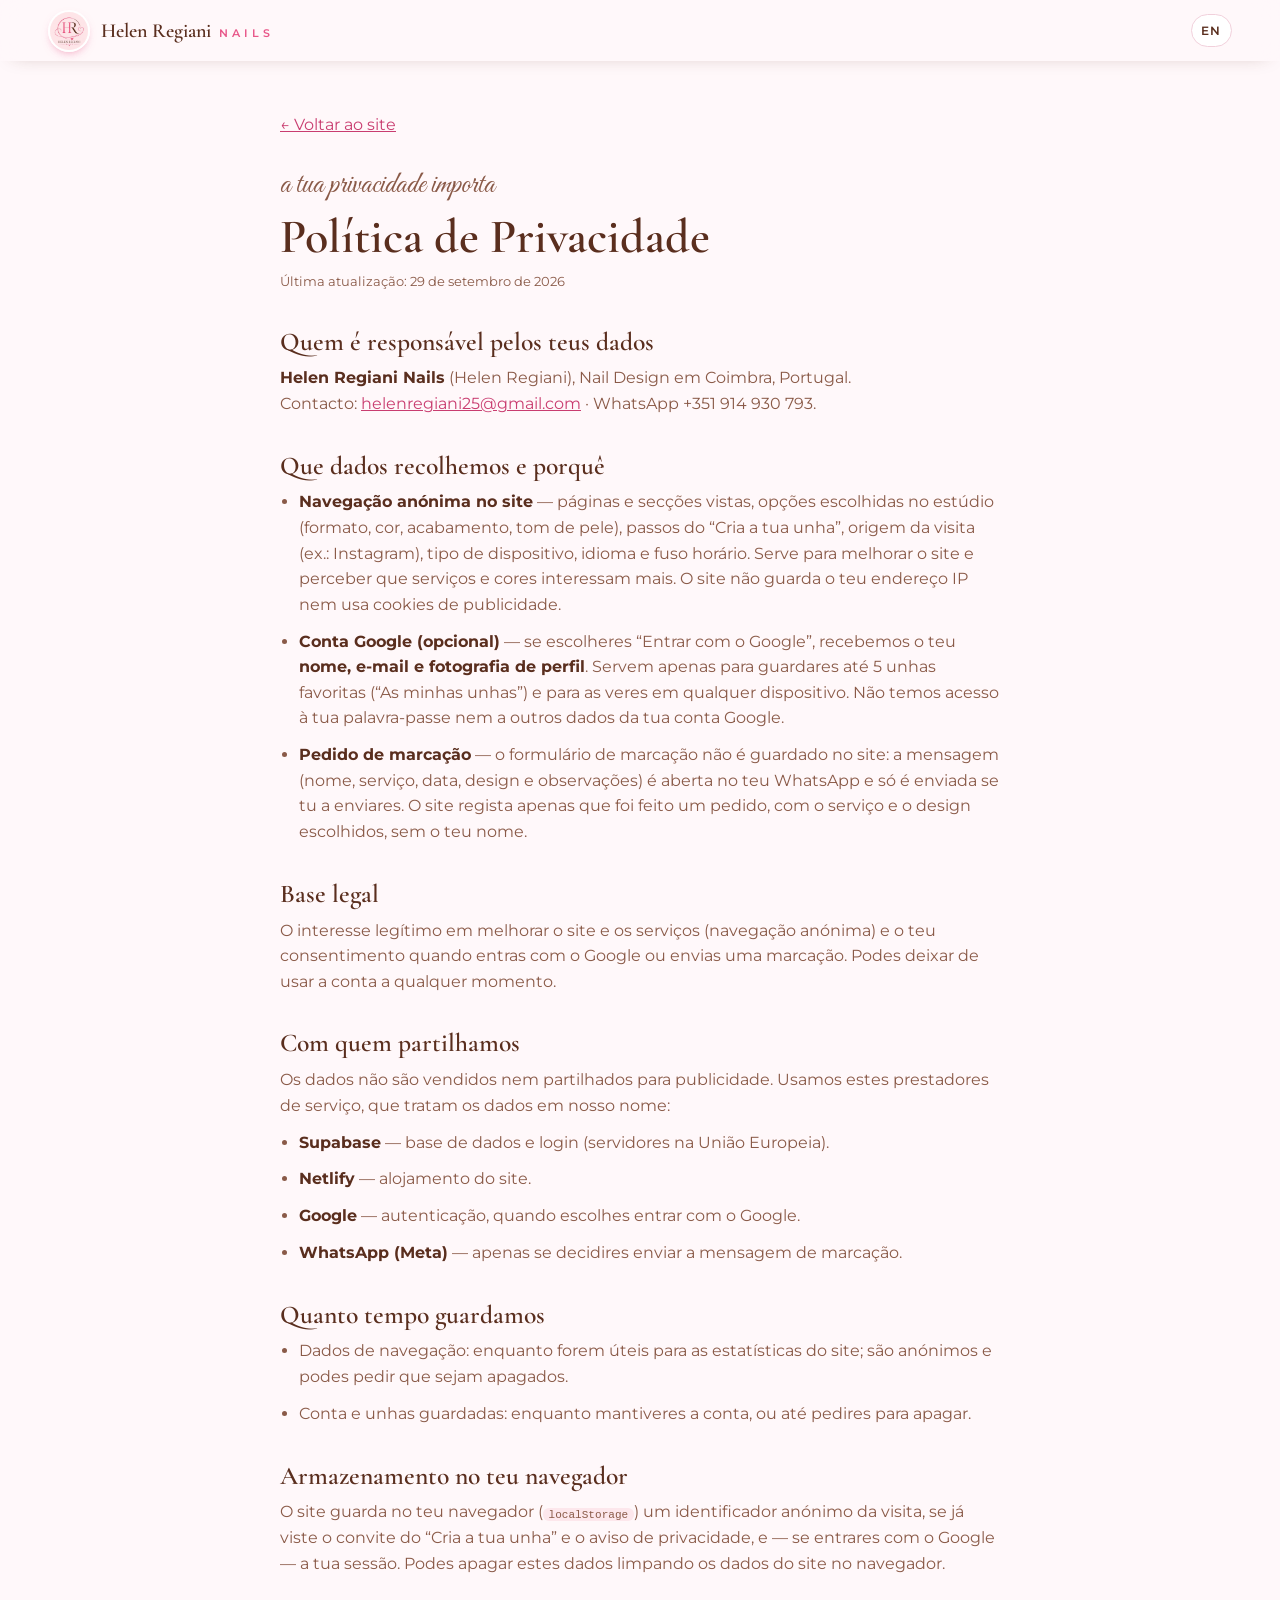
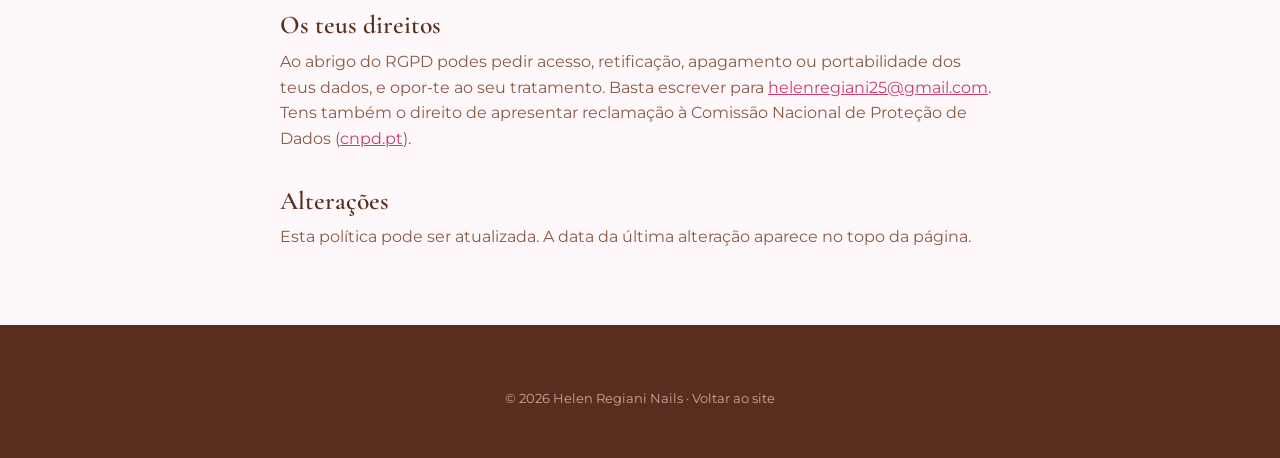
<file: privacidade.html>
<!DOCTYPE html>
<html lang="pt-PT">
<head>
  <meta charset="UTF-8" />
  <meta name="viewport" content="width=device-width, initial-scale=1.0" />
  <title>Política de Privacidade · Helen Regiani Nails</title>
  <meta name="description" content="Como a Helen Regiani Nails trata os teus dados pessoais no site." />
  <link rel="canonical" href="https://helenregianinails.pt/privacidade.html" />
  <link rel="alternate" hreflang="pt-PT" href="https://helenregianinails.pt/privacidade.html" />
  <link rel="alternate" hreflang="en" href="https://helenregianinails.pt/en/privacy.html" />
  <meta property="og:type" content="website" />
  <meta property="og:locale" content="pt_PT" />
  <meta property="og:site_name" content="Helen Regiani Nails" />
  <meta property="og:title" content="Política de Privacidade · Helen Regiani Nails" />
  <meta property="og:url" content="https://helenregianinails.pt/privacidade.html" />
  <meta property="og:image" content="https://helenregianinails.pt/assets/og-image.jpg" />
  <meta name="theme-color" content="#E8588A" />
  <link rel="icon" type="image/png" sizes="32x32" href="assets/icons/favicon-32.png" />
  <link rel="apple-touch-icon" href="assets/icons/apple-touch-icon.png" />
  <link rel="preconnect" href="https://fonts.googleapis.com" />
  <link rel="preconnect" href="https://fonts.gstatic.com" crossorigin />
  <link href="https://fonts.googleapis.com/css2?family=Cormorant+Garamond:wght@500;600&family=Montserrat:wght@400;500;600&family=Great+Vibes&display=swap" rel="stylesheet" />
  <link rel="stylesheet" href="css/styles.css" />
  <style>
    .legal { max-width: 760px; margin: 0 auto; padding: 7rem 1.25rem 4rem; }
    .legal h1 { font-size: clamp(2.2rem, 5vw, 3rem); margin-bottom: .5rem; }
    .legal h2 { font-size: 1.6rem; margin: 2.2rem 0 .6rem; }
    .legal p, .legal li { color: var(--brown-soft); margin-bottom: .7rem; }
    .legal ul { padding-left: 1.2rem; }
    .legal strong { color: var(--brown); }
    .legal a { color: var(--pink-dark); text-decoration: underline; }
    .legal code { font-size: .85em; background: var(--blush); padding: .05rem .35rem; border-radius: 6px; }
    .legal__back { display: inline-block; margin-bottom: 2rem; }
  </style>
</head>
<body>
  <header class="nav scrolled">
    <a href="index.html" class="nav__brand">
      <img src="assets/logo-256.jpg" alt="" />
      <span>Helen Regiani <em>Nails</em></span>
    </a>
    <a href="/en/privacy.html" class="lang" hreflang="en" lang="en" aria-label="English version">EN</a>
  </header>

  <main class="legal">
    <a href="index.html" class="legal__back">← Voltar ao site</a>
    <p class="script">a tua privacidade importa</p>
    <h1>Política de Privacidade</h1>
    <p class="muted small">Última atualização: 29 de setembro de 2026</p>

    <h2>Quem é responsável pelos teus dados</h2>
    <p><strong>Helen Regiani Nails</strong> (Helen Regiani), Nail Design em Coimbra, Portugal.<br />
      Contacto: <a href="mailto:helenregiani25@gmail.com">helenregiani25@gmail.com</a> · WhatsApp +351 914 930 793.</p>

    <h2>Que dados recolhemos e porquê</h2>
    <ul>
      <li><strong>Navegação anónima no site</strong> — páginas e secções vistas, opções escolhidas no estúdio
        (formato, cor, acabamento, tom de pele), passos do “Cria a tua unha”, origem da visita (ex.: Instagram),
        tipo de dispositivo, idioma e fuso horário. Serve para melhorar o site e perceber que serviços e cores
        interessam mais. O site não guarda o teu endereço IP nem usa cookies de publicidade.</li>
      <li><strong>Conta Google (opcional)</strong> — se escolheres “Entrar com o Google”, recebemos o teu
        <strong>nome, e-mail e fotografia de perfil</strong>. Servem apenas para guardares até 5 unhas favoritas
        (“As minhas unhas”) e para as veres em qualquer dispositivo. Não temos acesso à tua palavra-passe
        nem a outros dados da tua conta Google.</li>
      <li><strong>Pedido de marcação</strong> — o formulário de marcação não é guardado no site: a mensagem
        (nome, serviço, data, design e observações) é aberta no teu WhatsApp e só é enviada se tu a enviares.
        O site regista apenas que foi feito um pedido, com o serviço e o design escolhidos, sem o teu nome.</li>
    </ul>

    <h2>Base legal</h2>
    <p>O interesse legítimo em melhorar o site e os serviços (navegação anónima) e o teu consentimento
      quando entras com o Google ou envias uma marcação. Podes deixar de usar a conta a qualquer momento.</p>

    <h2>Com quem partilhamos</h2>
    <p>Os dados não são vendidos nem partilhados para publicidade. Usamos estes prestadores de serviço,
      que tratam os dados em nosso nome:</p>
    <ul>
      <li><strong>Supabase</strong> — base de dados e login (servidores na União Europeia).</li>
      <li><strong>Netlify</strong> — alojamento do site.</li>
      <li><strong>Google</strong> — autenticação, quando escolhes entrar com o Google.</li>
      <li><strong>WhatsApp (Meta)</strong> — apenas se decidires enviar a mensagem de marcação.</li>
    </ul>

    <h2>Quanto tempo guardamos</h2>
    <ul>
      <li>Dados de navegação: enquanto forem úteis para as estatísticas do site; são anónimos e podes pedir
        que sejam apagados.</li>
      <li>Conta e unhas guardadas: enquanto mantiveres a conta, ou até pedires para apagar.</li>
    </ul>

    <h2>Armazenamento no teu navegador</h2>
    <p>O site guarda no teu navegador (<code>localStorage</code>) um identificador anónimo da visita, se já viste o
      convite do “Cria a tua unha” e o aviso de privacidade, e — se entrares com o Google — a tua sessão.
      Podes apagar estes dados limpando os dados do site no navegador.</p>

    <h2>Os teus direitos</h2>
    <p>Ao abrigo do RGPD podes pedir acesso, retificação, apagamento ou portabilidade dos teus dados, e opor-te
      ao seu tratamento. Basta escrever para <a href="mailto:helenregiani25@gmail.com">helenregiani25@gmail.com</a>.
      Tens também o direito de apresentar reclamação à Comissão Nacional de Proteção de Dados
      (<a href="https://www.cnpd.pt" target="_blank" rel="noopener">cnpd.pt</a>).</p>

    <h2>Alterações</h2>
    <p>Esta política pode ser atualizada. A data da última alteração aparece no topo da página.</p>
  </main>

  <footer class="footer">
    <p class="muted small">© <span id="year">2026</span> Helen Regiani Nails · <a href="index.html">Voltar ao site</a></p>
  </footer>
  <script>document.getElementById("year").textContent = new Date().getFullYear();</script>
</body>
</html>
</file>
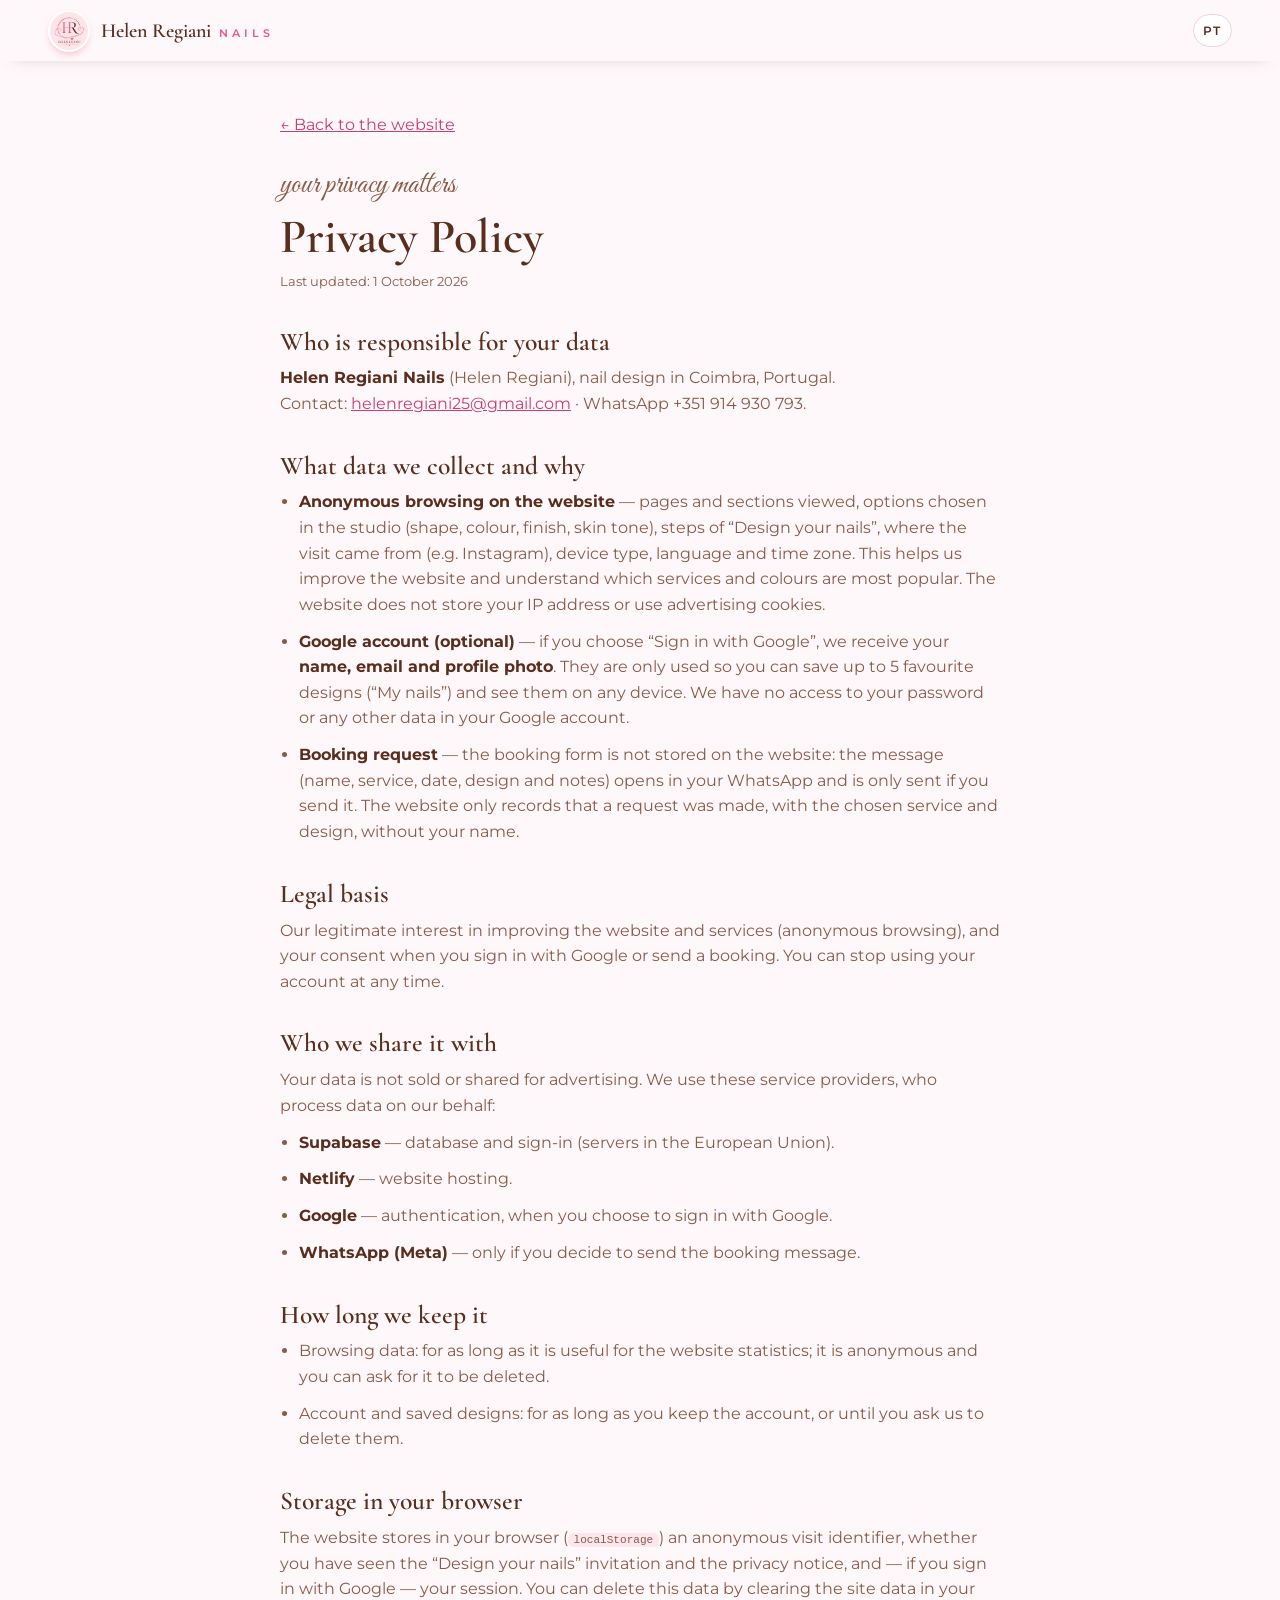
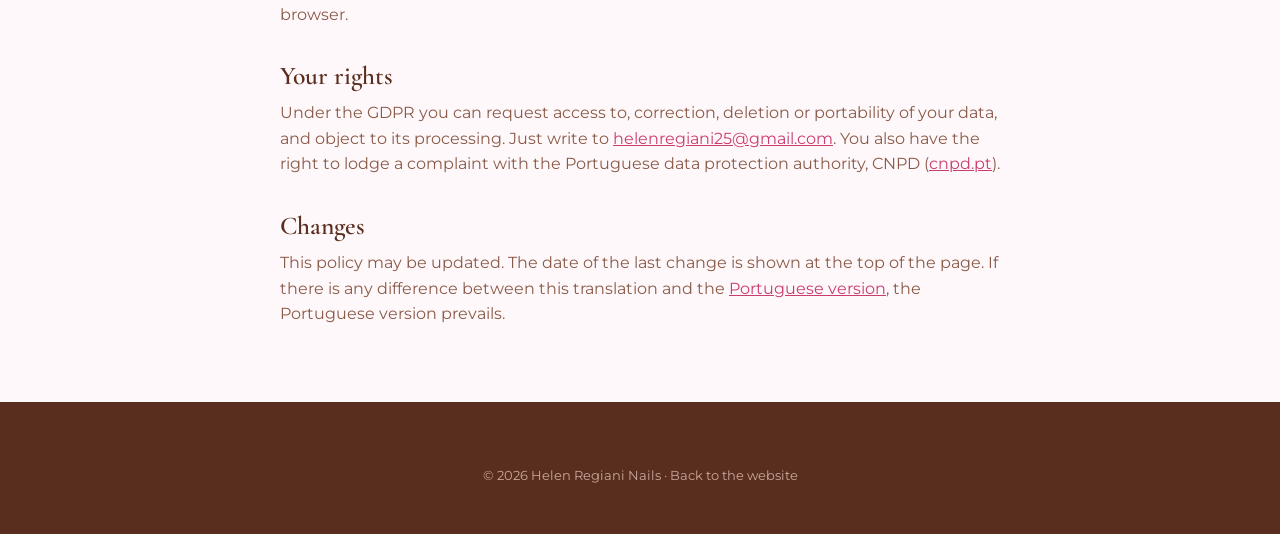
<file: en/privacy.html>
<!DOCTYPE html>
<html lang="en">
<head>
  <meta charset="UTF-8" />
  <meta name="viewport" content="width=device-width, initial-scale=1.0" />
  <title>Privacy Policy · Helen Regiani Nails</title>
  <meta name="description" content="How Helen Regiani Nails handles your personal data on the website." />
  <link rel="canonical" href="https://helenregianinails.pt/en/privacy.html" />
  <link rel="alternate" hreflang="pt-PT" href="https://helenregianinails.pt/privacidade.html" />
  <link rel="alternate" hreflang="en" href="https://helenregianinails.pt/en/privacy.html" />
  <meta property="og:type" content="website" />
  <meta property="og:locale" content="en_GB" />
  <meta property="og:site_name" content="Helen Regiani Nails" />
  <meta property="og:title" content="Privacy Policy · Helen Regiani Nails" />
  <meta property="og:url" content="https://helenregianinails.pt/en/privacy.html" />
  <meta property="og:image" content="https://helenregianinails.pt/assets/og-image.jpg" />
  <meta name="theme-color" content="#E8588A" />
  <link rel="icon" type="image/png" sizes="32x32" href="/assets/icons/favicon-32.png" />
  <link rel="apple-touch-icon" href="/assets/icons/apple-touch-icon.png" />
  <link rel="preconnect" href="https://fonts.googleapis.com" />
  <link rel="preconnect" href="https://fonts.gstatic.com" crossorigin />
  <link href="https://fonts.googleapis.com/css2?family=Cormorant+Garamond:wght@500;600&family=Montserrat:wght@400;500;600&family=Great+Vibes&display=swap" rel="stylesheet" />
  <link rel="stylesheet" href="/css/styles.css" />
  <style>
    .legal { max-width: 760px; margin: 0 auto; padding: 7rem 1.25rem 4rem; }
    .legal h1 { font-size: clamp(2.2rem, 5vw, 3rem); margin-bottom: .5rem; }
    .legal h2 { font-size: 1.6rem; margin: 2.2rem 0 .6rem; }
    .legal p, .legal li { color: var(--brown-soft); margin-bottom: .7rem; }
    .legal ul { padding-left: 1.2rem; }
    .legal strong { color: var(--brown); }
    .legal a { color: var(--pink-dark); text-decoration: underline; }
    .legal code { font-size: .85em; background: var(--blush); padding: .05rem .35rem; border-radius: 6px; }
    .legal__back { display: inline-block; margin-bottom: 2rem; }
  </style>
</head>
<body>
  <header class="nav scrolled">
    <a href="/en/" class="nav__brand">
      <img src="/assets/logo-256.jpg" alt="" />
      <span>Helen Regiani <em>Nails</em></span>
    </a>
    <a href="/privacidade.html" class="lang" hreflang="pt-PT" lang="pt-PT" aria-label="Versão em português">PT</a>
  </header>

  <main class="legal">
    <a href="/en/" class="legal__back">← Back to the website</a>
    <p class="script">your privacy matters</p>
    <h1>Privacy Policy</h1>
    <p class="muted small">Last updated: 1 October 2026</p>

    <h2>Who is responsible for your data</h2>
    <p><strong>Helen Regiani Nails</strong> (Helen Regiani), nail design in Coimbra, Portugal.<br />
      Contact: <a href="mailto:helenregiani25@gmail.com">helenregiani25@gmail.com</a> · WhatsApp +351 914 930 793.</p>

    <h2>What data we collect and why</h2>
    <ul>
      <li><strong>Anonymous browsing on the website</strong> — pages and sections viewed, options chosen in the studio
        (shape, colour, finish, skin tone), steps of “Design your nails”, where the visit came from (e.g. Instagram),
        device type, language and time zone. This helps us improve the website and understand which services and colours
        are most popular. The website does not store your IP address or use advertising cookies.</li>
      <li><strong>Google account (optional)</strong> — if you choose “Sign in with Google”, we receive your
        <strong>name, email and profile photo</strong>. They are only used so you can save up to 5 favourite designs
        (“My nails”) and see them on any device. We have no access to your password
        or any other data in your Google account.</li>
      <li><strong>Booking request</strong> — the booking form is not stored on the website: the message
        (name, service, date, design and notes) opens in your WhatsApp and is only sent if you send it.
        The website only records that a request was made, with the chosen service and design, without your name.</li>
    </ul>

    <h2>Legal basis</h2>
    <p>Our legitimate interest in improving the website and services (anonymous browsing), and your consent
      when you sign in with Google or send a booking. You can stop using your account at any time.</p>

    <h2>Who we share it with</h2>
    <p>Your data is not sold or shared for advertising. We use these service providers,
      who process data on our behalf:</p>
    <ul>
      <li><strong>Supabase</strong> — database and sign-in (servers in the European Union).</li>
      <li><strong>Netlify</strong> — website hosting.</li>
      <li><strong>Google</strong> — authentication, when you choose to sign in with Google.</li>
      <li><strong>WhatsApp (Meta)</strong> — only if you decide to send the booking message.</li>
    </ul>

    <h2>How long we keep it</h2>
    <ul>
      <li>Browsing data: for as long as it is useful for the website statistics; it is anonymous and you can ask
        for it to be deleted.</li>
      <li>Account and saved designs: for as long as you keep the account, or until you ask us to delete them.</li>
    </ul>

    <h2>Storage in your browser</h2>
    <p>The website stores in your browser (<code>localStorage</code>) an anonymous visit identifier, whether you have seen the
      “Design your nails” invitation and the privacy notice, and — if you sign in with Google — your session.
      You can delete this data by clearing the site data in your browser.</p>

    <h2>Your rights</h2>
    <p>Under the GDPR you can request access to, correction, deletion or portability of your data, and object
      to its processing. Just write to <a href="mailto:helenregiani25@gmail.com">helenregiani25@gmail.com</a>.
      You also have the right to lodge a complaint with the Portuguese data protection authority, CNPD
      (<a href="https://www.cnpd.pt" target="_blank" rel="noopener">cnpd.pt</a>).</p>

    <h2>Changes</h2>
    <p>This policy may be updated. The date of the last change is shown at the top of the page.
      If there is any difference between this translation and the
      <a href="/privacidade.html" hreflang="pt-PT" lang="pt-PT">Portuguese version</a>, the Portuguese version prevails.</p>
  </main>

  <footer class="footer">
    <p class="muted small">© <span id="year">2026</span> Helen Regiani Nails · <a href="/en/">Back to the website</a></p>
  </footer>
  <script>document.getElementById("year").textContent = new Date().getFullYear();</script>
</body>
</html>
</file>
<file: css/styles.css>
:root {
  --pink: #E8588A;
  --pink-dark: #C93D70;
  --pink-soft: #F7A8C4;
  --blush: #FDE7EC;
  --blush-2: #FBD9E2;
  --cream: #FFF8FA;
  --brown: #5A2E1E;
  --brown-soft: #8A5A48;
  --text: #4A2A20;
  --muted: #806057;
  --radius: 22px;
  --shadow: 0 18px 40px -18px rgba(90, 46, 30, .35);
  --serif: "Cormorant Garamond", Georgia, serif;
  --sans: "Montserrat", system-ui, sans-serif;
  --script: "Great Vibes", cursive;
}

* { box-sizing: border-box; margin: 0; padding: 0; }
html { scroll-behavior: smooth; scroll-padding-top: 80px; }
body {
  font-family: var(--sans);
  color: var(--text);
  background: var(--cream);
  line-height: 1.6;
  overflow-x: hidden;
}
img { max-width: 100%; display: block; }
a { color: inherit; text-decoration: none; }
button { font: inherit; cursor: pointer; }
[hidden] { display: none !important; }

h1, h2, h3 { font-family: var(--serif); color: var(--brown); line-height: 1.1; font-weight: 600; }
h1 { font-size: clamp(2.6rem, 6vw, 4.6rem); }
h2 { font-size: clamp(2.2rem, 4.5vw, 3.2rem); }
h3 { font-size: 1.5rem; }
h4, .h4 { font-family: var(--sans); line-height: 1.6; font-size: .75rem; letter-spacing: .18em; text-transform: uppercase; color: var(--brown-soft); font-weight: 600; margin-bottom: .7rem; }
.script { font-family: var(--script); color: var(--pink); font-size: 1.9rem; line-height: 1; margin-bottom: .4rem; }
.accent { color: var(--pink); font-style: italic; }
.muted { color: var(--muted); }
.small { font-size: .8rem; }
.lead { font-size: 1.08rem; color: var(--brown-soft); max-width: 34rem; margin: 1.2rem 0 2rem; }

/* ---------- buttons ---------- */
.btn {
  display: inline-flex; align-items: center; justify-content: center; gap: .5rem;
  padding: .95rem 1.7rem; border-radius: 999px; border: 0;
  background: linear-gradient(135deg, var(--pink), var(--pink-dark));
  color: #fff; font-weight: 500; letter-spacing: .03em;
  box-shadow: 0 10px 24px -10px rgba(232, 88, 138, .8);
  transition: transform .25s, box-shadow .25s;
  position: relative; overflow: hidden;
}
.btn::after {
  content: ""; position: absolute; inset: 0;
  background: linear-gradient(120deg, transparent 30%, rgba(255,255,255,.45) 50%, transparent 70%);
  transform: translateX(-120%); transition: transform .7s;
}
.btn:hover { transform: translateY(-2px); box-shadow: 0 16px 30px -12px rgba(232, 88, 138, .9); }
.btn:hover::after { transform: translateX(120%); }
.btn--ghost { background: transparent; color: var(--pink-dark); border: 1.5px solid var(--pink); box-shadow: none; }
.btn--ghost:hover { background: var(--blush); box-shadow: none; }
.btn--small { padding: .55rem 1.2rem; font-size: .85rem; }
.btn--block { width: 100%; }
.heart-ico { display: inline-block; animation: beat 1.4s infinite; }
.link { background: none; border: 0; color: var(--pink-dark); text-decoration: underline; font-size: .85rem; }

/* ---------- progress & hearts ---------- */
.progress { position: fixed; top: 0; left: 0; height: 3px; width: 0; background: linear-gradient(90deg, var(--pink), var(--brown)); z-index: 100; }
.hearts-layer { position: fixed; inset: 0; pointer-events: none; z-index: 90; overflow: hidden; }
.fly-heart {
  position: absolute; color: var(--pink); font-size: 18px; user-select: none;
  animation: fly 1.1s ease-out forwards;
}
@keyframes fly {
  0% { transform: translate(-50%, -50%) scale(.3); opacity: 1; }
  100% { transform: translate(calc(-50% + var(--x)), calc(-50% + var(--y))) scale(1.1) rotate(var(--r)); opacity: 0; }
}
.float-heart {
  position: absolute; bottom: -30px; color: var(--pink-soft); opacity: .6;
  animation: rise linear forwards;
}
@keyframes rise {
  to { transform: translateY(-110vh) translateX(var(--sway)) rotate(30deg); opacity: 0; }
}
@keyframes beat { 0%, 100% { transform: scale(1); } 15% { transform: scale(1.25); } 30% { transform: scale(1); } 45% { transform: scale(1.15); } }

/* ---------- nav ---------- */
.nav {
  position: fixed; top: 0; left: 0; right: 0; z-index: 50;
  display: flex; align-items: center; justify-content: space-between;
  padding: 1rem clamp(1rem, 4vw, 3rem);
  transition: background .3s, box-shadow .3s, padding .3s;
}
.nav.scrolled { background: rgba(255, 248, 250, .88); backdrop-filter: blur(12px); box-shadow: 0 6px 20px -14px rgba(90,46,30,.4); padding-block: .6rem; }
.nav__brand { display: flex; align-items: center; gap: .7rem; font-family: var(--serif); font-size: 1.25rem; font-weight: 600; color: var(--brown); }
.nav__brand img { width: 42px; height: 42px; border-radius: 50%; object-fit: cover; border: 2px solid #fff; box-shadow: 0 4px 10px -4px rgba(232,88,138,.6); }
.nav__brand em { color: var(--pink); font-style: normal; font-family: var(--sans); font-size: .7rem; letter-spacing: .35em; text-transform: uppercase; margin-left: .2rem; }
.nav__links { display: flex; align-items: center; gap: 1.6rem; font-size: .9rem; margin-left: auto; }
.nav__links a:not(.btn) { position: relative; color: var(--brown-soft); }
.nav__links a:not(.btn)::after { content: ""; position: absolute; left: 0; bottom: -4px; height: 1.5px; width: 100%; background: var(--pink); transform: scaleX(0); transform-origin: right; transition: transform .3s; }
.nav__links a:not(.btn):hover::after, .nav__links a.active::after { transform: scaleX(1); transform-origin: left; }
.nav__links a.active { color: var(--pink-dark); }
.nav__toggle { display: none; background: none; border: 0; width: 40px; height: 40px; position: relative; }
.nav__toggle span { position: absolute; left: 8px; right: 8px; height: 2px; background: var(--brown); border-radius: 2px; transition: .3s; }
.nav__toggle span:nth-child(1) { top: 13px; }
.nav__toggle span:nth-child(2) { top: 19px; }
.nav__toggle span:nth-child(3) { top: 25px; }
.nav__toggle[aria-expanded="true"] span:nth-child(1) { top: 19px; transform: rotate(45deg); }
.nav__toggle[aria-expanded="true"] span:nth-child(2) { opacity: 0; }
.nav__toggle[aria-expanded="true"] span:nth-child(3) { top: 19px; transform: rotate(-45deg); }

/* ---------- hero ---------- */
.hero {
  min-height: 100vh; position: relative; overflow: hidden;
  display: grid; grid-template-columns: 1.1fr 1fr; align-items: center; gap: 3rem;
  padding: 7rem clamp(1rem, 6vw, 6rem) 4rem;
  background: radial-gradient(ellipse at 80% 30%, var(--blush-2), transparent 60%), linear-gradient(180deg, var(--blush), var(--cream));
}
.hero__blob { position: absolute; border-radius: 50%; filter: blur(60px); opacity: .55; animation: blob 14s ease-in-out infinite alternate; will-change: transform; }
.hero__blob--1 { width: 380px; height: 380px; background: #FFC2D6; top: -80px; left: -100px; }
.hero__blob--2 { width: 300px; height: 300px; background: #F3D1C4; bottom: -60px; right: 10%; animation-delay: -6s; }
@keyframes blob { to { transform: translate(60px, 40px) scale(1.15); } }
.hero__text { position: relative; z-index: 2; }
.hero__cta { display: flex; gap: 1rem; flex-wrap: wrap; }

.hero__logo { position: relative; width: min(440px, 80vw); aspect-ratio: 1; justify-self: center; z-index: 2; }
.hero__ring { position: absolute; inset: -6%; width: 112%; height: 112%; }
.ring-draw { stroke-dasharray: 1170; stroke-dashoffset: 1170; animation: draw 2.4s .3s cubic-bezier(.6,.1,.3,1) forwards; transform-origin: center; }
.ring-spin { transform-origin: 200px 200px; animation: spin 40s linear infinite; }
@keyframes draw { to { stroke-dashoffset: 0; } }
@keyframes spin { to { transform: rotate(360deg); } }
.hero__logo-card {
  position: absolute; inset: 6%; border-radius: 50%; overflow: hidden;
  box-shadow: 0 30px 60px -25px rgba(201, 61, 112, .55), inset 0 0 0 6px rgba(255,255,255,.7);
  transform-style: preserve-3d; transition: transform .15s ease-out;
  animation: floaty 6s ease-in-out infinite;
}
.hero__logo-card img { width: 100%; height: 100%; object-fit: cover; transform: scale(1.02); }
.shine { position: absolute; inset: 0; background: radial-gradient(circle at var(--mx, 30%) var(--my, 20%), rgba(255,255,255,.5), transparent 45%); mix-blend-mode: soft-light; pointer-events: none; }
@keyframes floaty { 50% { translate: 0 -12px; } }
.orbit-heart {
  position: absolute; top: 50%; left: 50%; color: var(--pink); font-size: 1.3rem;
  animation: orbit 12s linear infinite; animation-delay: var(--d);
}
@keyframes orbit {
  from { transform: rotate(0) translateX(calc(min(440px, 80vw) * .58)) rotate(0); }
  to { transform: rotate(360deg) translateX(calc(min(440px, 80vw) * .58)) rotate(-360deg); }
}
.scroll-hint { position: absolute; bottom: 1.6rem; left: 50%; translate: -50% 0; width: 26px; height: 42px; border: 2px solid var(--pink-soft); border-radius: 20px; }
.scroll-hint span { position: absolute; top: 8px; left: 50%; width: 4px; height: 8px; margin-left: -2px; border-radius: 2px; background: var(--pink); animation: wheel 1.8s infinite; }
@keyframes wheel { 0% { opacity: 1; transform: translateY(0); } 100% { opacity: 0; transform: translateY(14px); } }

/* ---------- marquee ---------- */
.marquee { background: var(--brown); color: #FBD9E2; overflow: hidden; padding: .9rem 0; font-family: var(--serif); font-size: 1.3rem; font-style: italic; }
.marquee__track { display: flex; width: max-content; animation: marquee 18s linear infinite; white-space: nowrap; }
@keyframes marquee { to { transform: translateX(-50%); } }

/* ---------- sections ---------- */
.section { padding: 6rem clamp(1rem, 6vw, 6rem); position: relative; }
.section--tint { background: linear-gradient(180deg, var(--blush), var(--cream)); }
.section__head { text-align: center; max-width: 640px; margin: 0 auto 3.5rem; }
.section__head .muted { margin-top: .8rem; }

.reveal { opacity: 0; transform: translateY(30px); transition: opacity .8s ease, transform .8s ease; }
.reveal.in { opacity: 1; transform: none; }

/* ---------- services ---------- */
.services { display: grid; grid-template-columns: repeat(auto-fill, minmax(250px, 1fr)); gap: 1.6rem; max-width: 1150px; margin: 0 auto; }
.service { perspective: 1000px; height: 290px; cursor: pointer; }
.service__inner { position: relative; width: 100%; height: 100%; transition: transform .7s cubic-bezier(.4,.2,.2,1); transform-style: preserve-3d; }
.service:hover .service__inner, .service.flipped .service__inner { transform: rotateY(180deg); }
.service__face {
  position: absolute; inset: 0; backface-visibility: hidden; border-radius: var(--radius);
  padding: 2rem 1.6rem; display: flex; flex-direction: column; align-items: center; justify-content: center; text-align: center;
  background: #fff; box-shadow: var(--shadow); border: 1px solid #F8DCE4;
}
.service__face--back { transform: rotateY(180deg); background: linear-gradient(150deg, var(--pink), var(--pink-dark)); color: #fff; border: 0; }
.service__face--back h3 { color: #fff; font-size: 1.35rem; }
.service__face--back p { font-size: .9rem; margin: .7rem 0 1.1rem; opacity: .95; }
.service__icon { width: 74px; height: 74px; border-radius: 50%; background: var(--blush); display: grid; place-items: center; font-size: 2rem; margin-bottom: 1.1rem; transition: transform .4s; }
.service:hover .service__icon { transform: scale(1.1) rotate(-8deg); }
.service__price { margin-top: .8rem; font-size: .8rem; color: var(--muted); }
.service__price strong { display: block; font-family: var(--serif); font-size: 1.8rem; color: var(--pink-dark); }
.service__face--back .btn { background: #fff; color: var(--pink-dark); padding: .6rem 1.2rem; font-size: .85rem; }

/* ---------- studio ---------- */
.studio { display: grid; grid-template-columns: 1.2fr 1fr; gap: 2.5rem; max-width: 1150px; margin: 0 auto; align-items: start; }
.studio__stage {
  position: sticky; top: 90px;
  background: radial-gradient(circle at 50% 40%, #fff, var(--blush-2));
  border-radius: 32px; padding: 2rem 1rem 4rem; box-shadow: var(--shadow); overflow: hidden;
}
.studio__stage::before { content: "♥"; position: absolute; font-size: 16rem; color: #fff; opacity: .5; top: 50%; left: 50%; translate: -50% -55%; line-height: 1; }
#handSvg { position: relative; width: 100%; height: auto; }
.finger { transition: transform .5s cubic-bezier(.3,1.5,.5,1); transform-box: fill-box; }
.finger:hover { transform: translateY(-8px); }
.nail-fill { transition: fill .4s; }
.studio__badge {
  position: absolute; bottom: 1.2rem; left: 50%; translate: -50% 0; white-space: nowrap;
  background: #fff; padding: .5rem 1.2rem; border-radius: 999px; font-size: .85rem; color: var(--brown);
  box-shadow: 0 8px 18px -10px rgba(90,46,30,.4);
}
.studio__panel { background: #fff; border-radius: 28px; padding: 2rem; box-shadow: var(--shadow); display: grid; gap: 1.6rem; }
.chips { display: flex; flex-wrap: wrap; gap: .5rem; }
.chip {
  border: 1.5px solid #F3CCD8; background: #fff; color: var(--brown-soft);
  padding: .45rem 1rem; border-radius: 999px; font-size: .85rem; transition: .2s;
}
.chip:hover { border-color: var(--pink); color: var(--pink-dark); }
.chip.active { background: var(--pink-dark); border-color: var(--pink-dark); color: #fff; }
.swatches { display: flex; flex-wrap: wrap; gap: .55rem; }
.swatch {
  width: 34px; height: 34px; border-radius: 50%; border: 3px solid #fff; background: var(--c);
  box-shadow: 0 0 0 1px #EBD3DA; transition: transform .2s, box-shadow .2s;
}
.swatch:hover { transform: scale(1.15); }
.swatch.active { box-shadow: 0 0 0 2px var(--pink); transform: scale(1.12); }
.custom-color { display: inline-flex; align-items: center; gap: .6rem; margin-top: .8rem; font-size: .85rem; color: var(--muted); cursor: pointer; }
.custom-color input { width: 34px; height: 34px; border: 0; background: none; padding: 0; cursor: pointer; }
.switch { display: flex; align-items: center; gap: .8rem; font-size: .92rem; cursor: pointer; }
.switch input { position: absolute; opacity: 0; }
.switch__track { width: 46px; height: 26px; border-radius: 99px; background: #EED9DF; position: relative; transition: .3s; flex-shrink: 0; }
.switch__track::after { content: ""; position: absolute; top: 3px; left: 3px; width: 20px; height: 20px; border-radius: 50%; background: #fff; box-shadow: 0 2px 5px rgba(0,0,0,.2); transition: .3s; }
.switch input:checked + .switch__track { background: var(--pink); }
.switch input:checked + .switch__track::after { left: 23px; }
.switch input:focus-visible + .switch__track { outline: 2px solid var(--brown); outline-offset: 2px; }
.studio__actions { display: flex; gap: .8rem; flex-wrap: wrap; }
.studio__actions .btn { flex: 1; }

/* ---------- quiz ---------- */
.quiz { max-width: 720px; margin: 0 auto; background: #fff; border-radius: 28px; box-shadow: var(--shadow); padding: 2.5rem; overflow: hidden; }
.quiz__progress { height: 6px; background: var(--blush); border-radius: 99px; overflow: hidden; margin-bottom: 2rem; }
.quiz__progress span { display: block; height: 100%; width: 0; background: linear-gradient(90deg, var(--pink-soft), var(--pink)); transition: width .5s; }
.quiz__body { animation: slideIn .5s ease; }
.quiz__q { font-family: var(--serif); font-size: 1.8rem; color: var(--brown); margin-bottom: 1.5rem; text-align: center; }
.quiz__opts { display: grid; grid-template-columns: repeat(auto-fit, minmax(190px, 1fr)); gap: .8rem; }
.quiz__opt {
  border: 1.5px solid #F3CCD8; background: var(--cream); border-radius: 18px; padding: 1.1rem; text-align: left;
  display: flex; gap: .8rem; align-items: center; transition: .25s; color: var(--text);
}
.quiz__opt span { font-size: 1.7rem; }
.quiz__opt:hover { border-color: var(--pink); background: var(--blush); transform: translateY(-3px); }
.quiz__result { text-align: center; }
.quiz__result svg { width: 260px; margin: 0 auto 1rem; }
.quiz__result h3 { font-size: 2rem; margin-bottom: .4rem; }
.quiz__result p { color: var(--brown-soft); margin-bottom: 1.5rem; }
.quiz__result .btn + .btn { margin-left: .6rem; }
@keyframes slideIn { from { opacity: 0; transform: translateX(30px); } to { opacity: 1; transform: none; } }

/* ---------- gallery ---------- */
.filters { display: flex; justify-content: center; flex-wrap: wrap; gap: .5rem; margin-bottom: 2.5rem; }
.gallery { display: grid; grid-template-columns: repeat(auto-fill, minmax(220px, 1fr)); gap: 1.4rem; max-width: 1150px; margin: 0 auto; }
.g-item {
  background: #fff; border-radius: var(--radius); padding: 1.2rem 1rem 1rem; box-shadow: var(--shadow);
  border: 0; text-align: center; transition: transform .35s, box-shadow .35s, opacity .35s; color: var(--text);
  animation: pop .5s ease both;
}
.g-item:hover { transform: translateY(-8px) rotate(-1deg); box-shadow: 0 26px 40px -20px rgba(201,61,112,.55); }
.g-item svg { width: 100%; height: auto; background: radial-gradient(circle at 50% 45%, #fff, var(--blush)); border-radius: 16px; }
.g-item h3 { font-size: 1.25rem; margin-top: .8rem; }
.g-item p { font-size: .78rem; color: var(--muted); }
@keyframes pop { from { opacity: 0; transform: scale(.9); } to { opacity: 1; transform: none; } }

/* ---------- why ---------- */
.why { display: grid; grid-template-columns: repeat(auto-fit, minmax(240px, 1fr)); gap: 2rem; max-width: 1100px; margin: 0 auto; text-align: center; }
.why__icon { width: 70px; height: 70px; margin: 0 auto 1rem; border-radius: 50%; display: grid; place-items: center; font-size: 1.8rem; color: var(--pink); background: var(--blush); border: 1.5px dashed var(--pink-soft); transition: transform .6s; }
.why__item:hover .why__icon { transform: rotate(360deg); }
.why__item p { color: var(--brown-soft); margin-top: .5rem; }

/* ---------- faq ---------- */
.faq { max-width: 760px; margin: 0 auto; display: grid; gap: .9rem; }
.faq__item { background: #fff; border-radius: 18px; box-shadow: 0 8px 20px -16px rgba(90,46,30,.5); overflow: hidden; }
.faq__q { width: 100%; text-align: left; background: none; border: 0; padding: 1.2rem 1.5rem; display: flex; justify-content: space-between; align-items: center; gap: 1rem; font-weight: 500; color: var(--brown); font-size: 1rem; }
.faq__q::after { content: "♥"; color: var(--pink-soft); transition: transform .35s, color .35s; }
.faq__item.open .faq__q::after { transform: rotate(180deg) scale(1.3); color: var(--pink); }
.faq__a { display: grid; grid-template-rows: 0fr; transition: grid-template-rows .4s ease; }
.faq__a > div { overflow: hidden; }
.faq__a p { padding: 0 1.5rem 1.3rem; color: var(--brown-soft); }
.faq__item.open .faq__a { grid-template-rows: 1fr; }

/* ---------- booking ---------- */
.booking { background: linear-gradient(135deg, var(--blush-2), var(--cream)); }
.booking__card { max-width: 1050px; margin: 0 auto; display: grid; grid-template-columns: 1fr 1.1fr; gap: 3rem; background: #fff; border-radius: 32px; padding: clamp(1.5rem, 4vw, 3.5rem); box-shadow: var(--shadow); }
.booking__intro p:not(.script) { color: var(--brown-soft); margin-top: 1rem; }
.booking__summary { margin-top: 1.5rem; padding: 1rem; border-radius: 18px; background: var(--blush); text-align: center; animation: pop .4s ease; }
.booking__summary svg { width: 100%; max-width: 240px; margin: 0 auto; }
.form { display: grid; gap: 1.1rem; }
.form label { display: grid; gap: .4rem; font-size: .85rem; font-weight: 500; color: var(--brown); }
.form input, .form select, .form textarea {
  font: inherit; font-weight: 400; padding: .85rem 1rem; border-radius: 14px; border: 1.5px solid #F0D3DB; background: var(--cream); color: var(--text); transition: border-color .2s, box-shadow .2s; width: 100%;
}
.form input:focus, .form select:focus, .form textarea:focus { outline: none; border-color: var(--pink); box-shadow: 0 0 0 4px rgba(232,88,138,.15); }
.form .invalid { border-color: #D6455D; }
.form__row { display: grid; grid-template-columns: 1fr 1fr; gap: 1rem; }
.form__error { color: #C0344F; font-size: .85rem; min-height: 1.2em; }

/* ---------- footer ---------- */
.footer { text-align: center; padding: 4rem 1rem 3rem; background: var(--brown); color: #F6DCE3; }
.footer__logo { width: 110px; height: 110px; border-radius: 50%; margin: 0 auto 1rem; object-fit: cover; border: 3px solid var(--pink-soft); }
.footer .script { color: var(--pink-soft); }
.footer__links { display: flex; justify-content: center; gap: 2rem; margin: 1rem 0 1.5rem; }
.footer__links a { border-bottom: 1px solid transparent; transition: .2s; }
.footer__links a:hover { color: #fff; border-color: var(--pink-soft); }
.footer .muted { color: #C9A79D; }

/* ---------- floating ---------- */
.wa-float {
  position: fixed; right: 1.2rem; bottom: 3.2rem; z-index: 60; width: 58px; height: 58px; border-radius: 50%;
  background: #25D366; color: #fff; display: grid; place-items: center; box-shadow: 0 10px 24px -8px rgba(37,211,102,.7);
  animation: pulse 2.4s infinite;
}
@keyframes pulse { 0% { box-shadow: 0 0 0 0 rgba(37,211,102,.5); } 70% { box-shadow: 0 0 0 16px rgba(37,211,102,0); } 100% { box-shadow: 0 0 0 0 rgba(37,211,102,0); } }
.to-top {
  position: fixed; right: 1.55rem; bottom: 7.4rem; z-index: 60; width: 44px; height: 44px; border-radius: 50%;
  background: #fff; color: var(--pink-dark); display: grid; place-items: center; box-shadow: var(--shadow); font-size: 1.1rem;
  opacity: 0; pointer-events: none; transform: translateY(10px); transition: .3s;
}
.to-top.show { opacity: 1; pointer-events: auto; transform: none; }
.toast {
  position: fixed; left: 50%; bottom: 1.5rem; translate: -50% 150%; z-index: 120;
  background: var(--brown); color: #fff; padding: .8rem 1.4rem; border-radius: 999px; font-size: .9rem;
  transition: translate .4s cubic-bezier(.3,1.4,.5,1), opacity .3s; max-width: calc(100% - 2rem); text-align: center; opacity: 0; pointer-events: none;
}
.toast.show { translate: -50% 0; opacity: 1; }

/* ---------- responsive ---------- */
@media (max-width: 960px) {
  .hero { grid-template-columns: 1fr; text-align: center; padding-top: 6.5rem; gap: 2rem; }
  .hero__logo { order: -1; width: min(320px, 70vw); }
  @keyframes orbit {
    from { transform: rotate(0) translateX(calc(min(320px, 70vw) * .58)) rotate(0); }
    to { transform: rotate(360deg) translateX(calc(min(320px, 70vw) * .58)) rotate(-360deg); }
  }
  .lead { margin-inline: auto; }
  .hero__cta { justify-content: center; }
  .scroll-hint { display: none; }
  .studio, .booking__card { grid-template-columns: 1fr; }
  .studio__stage { position: relative; top: 0; }
}
@media (max-width: 820px) {
  .nav__toggle { display: block; }
  .nav__links {
    position: fixed; inset: 0 0 0 auto; width: min(300px, 80vw); flex-direction: column; align-items: flex-start; justify-content: center;
    padding: 2rem; gap: 1.4rem; background: var(--cream); box-shadow: -20px 0 40px -20px rgba(90,46,30,.4);
    transform: translateX(110%); visibility: hidden; transition: transform .4s ease, visibility .4s; font-size: 1.1rem;
  }
  .nav__links.open { transform: none; visibility: visible; }
  .nav__toggle { z-index: 2; }
}
@media (max-width: 520px) {
  .section { padding-block: 4.5rem; }
  .form__row { grid-template-columns: 1fr; }
  .quiz { padding: 1.6rem; }
  .quiz__result .btn { width: 100%; }
  .quiz__result .btn + .btn { margin: .6rem 0 0; }
  .studio__panel { padding: 1.4rem; }
  .nav__brand span { display: none; }
}
@media (prefers-reduced-motion: reduce) {
  *, *::before, *::after { animation-duration: .01ms !important; animation-iteration-count: 1 !important; transition-duration: .01ms !important; }
  html { scroll-behavior: auto; }
  .ring-draw { stroke-dashoffset: 0; }
}

/* animação das unhas ao trocar o design */
@keyframes nailPop {
  0% { transform: translateY(24px) scale(.92); opacity: 0; }
  60% { transform: translateY(-6px) scale(1.02); opacity: 1; }
  100% { transform: none; }
}
.finger { transform-origin: 50% 100%; }

/* contatos */
.booking__contacts { list-style: none; margin-top: 1.4rem; display: grid; gap: .6rem; }
.booking__contacts li { display: flex; align-items: baseline; gap: .8rem; flex-wrap: wrap; }
.booking__contacts span { font-size: .7rem; letter-spacing: .15em; text-transform: uppercase; color: var(--muted); min-width: 5.5rem; }
.booking__contacts a { color: var(--pink-dark); font-weight: 500; word-break: break-all; }
.booking__contacts a:hover { text-decoration: underline; }
.footer__contact { margin-bottom: 1rem; font-size: .9rem; }
.footer__contact a:hover { color: #fff; text-decoration: underline; }

/* ---------- hero pill ---------- */
.pill { display: inline-block; background: rgba(255,255,255,.75); border: 1px solid #F6CDD9; color: var(--brown-soft); font-size: .8rem; padding: .35rem .9rem; border-radius: 999px; margin-bottom: 1rem; letter-spacing: .04em; }

/* ---------- sobre ---------- */
.about { display: grid; grid-template-columns: .9fr 1.1fr; gap: clamp(2rem, 5vw, 5rem); max-width: 1150px; margin: 0 auto; align-items: center; }
.about__visual { position: relative; }
.about__photo {
  aspect-ratio: 4 / 5; border-radius: 200px 200px 28px 28px; overflow: hidden; box-shadow: var(--shadow);
  border: 8px solid #fff; outline: 1.5px dashed var(--pink-soft); outline-offset: 10px;
}
.about__photo img { width: 100%; height: 100%; object-fit: cover; transition: transform 1.2s ease; }
.about__visual:hover .about__photo img { transform: scale(1.06); }
.about__quote {
  position: relative; margin: -3.5rem 1.2rem 0; background: #fff; border-radius: 20px; padding: 1.4rem 1.6rem 1.2rem;
  box-shadow: var(--shadow); font-family: var(--serif); font-style: italic; font-size: 1.25rem; color: var(--brown); line-height: 1.35;
}
.about__quote::before { content: "“"; position: absolute; top: -1.6rem; left: 1rem; font-size: 4.5rem; color: var(--pink); font-style: normal; line-height: 1; }
.about__quote cite { display: block; margin-top: .6rem; font-family: var(--sans); font-style: normal; font-size: .8rem; color: var(--pink-dark); letter-spacing: .05em; }
.about__text > p:not(.script):not(.values__tip) { color: var(--brown-soft); margin: 1rem 0 1.8rem; }

.journey { background: var(--blush); border-radius: 22px; padding: .5rem; margin-bottom: 2rem; }
.journey__tabs { display: grid; grid-template-columns: repeat(3, 1fr); gap: .4rem; }
.journey__tab {
  border: 0; background: transparent; border-radius: 16px; padding: .7rem .5rem; color: var(--brown-soft); font-size: .85rem; font-weight: 500;
  display: flex; flex-direction: column; align-items: center; gap: .1rem; transition: .25s;
}
.journey__tab span { font-family: var(--serif); font-size: 1.3rem; color: var(--pink); line-height: 1; }
.journey__tab:hover { background: rgba(255,255,255,.6); }
.journey__tab.active { background: #fff; color: var(--brown); box-shadow: 0 8px 18px -12px rgba(90,46,30,.5); }
.journey__panel { padding: 1.2rem 1rem .8rem; min-height: 140px; }
.journey__content { display: flex; gap: 1rem; align-items: flex-start; animation: slideIn .45s ease; }
.journey__icon { flex-shrink: 0; width: 52px; height: 52px; border-radius: 50%; background: #fff; display: grid; place-items: center; font-size: 1.5rem; box-shadow: 0 6px 14px -8px rgba(232,88,138,.6); }
.journey__content h3 { font-size: 1.3rem; margin-bottom: .3rem; }
.journey__content p { color: var(--brown-soft); font-size: .93rem; }

.values__title { margin-bottom: .8rem; }
.values__title .muted { text-transform: none; letter-spacing: 0; font-weight: 400; }
.values { display: flex; flex-wrap: wrap; gap: .5rem; }
.value {
  border: 1.5px solid var(--pink-soft); background: #fff; color: var(--pink-dark); border-radius: 999px; padding: .45rem 1.1rem; font-size: .88rem; font-weight: 500; transition: .25s;
}
.value:hover, .value.active { background: var(--pink); border-color: var(--pink); color: #fff; transform: translateY(-2px); }
.values__tip { margin-top: 1rem; padding-left: 1rem; border-left: 3px solid var(--pink); color: var(--brown); font-style: italic; min-height: 3em; }
.values__tip.flash { animation: slideIn .4s ease; }

/* ---------- serviços extras ---------- */
.service { animation: pop .5s ease both; }
.service__face { padding-top: 2.4rem; }
.service__cat { position: absolute; top: 1rem; left: 50%; translate: -50% 0; font-size: .65rem; letter-spacing: .15em; text-transform: uppercase; color: var(--pink-dark); background: var(--blush); padding: .25rem .7rem; border-radius: 999px; white-space: nowrap; }
.service__more { margin-top: 1rem; font-size: .78rem; color: var(--pink); letter-spacing: .05em; }
#serviceFilters { margin-bottom: 2rem; }
.promise {
  max-width: 860px; margin: 3.5rem auto 0; display: flex; gap: 1.4rem; align-items: center;
  background: #fff; border-radius: 26px; padding: 1.8rem 2rem; box-shadow: var(--shadow); border: 1px solid #F8DCE4;
}
.promise__heart { font-size: 2.6rem; animation: beat 2s infinite; flex-shrink: 0; }
.promise h3 { margin-bottom: .3rem; }
.promise p { color: var(--brown-soft); font-size: .95rem; }

/* ---------- rotator ---------- */
.rotator { display: inline-block; color: var(--pink); font-style: italic; transition: opacity .35s, transform .35s; min-width: 5ch; }
.rotator.out { opacity: 0; transform: translateY(-12px); }

/* ---------- footer tagline ---------- */
.footer__tagline { font-family: var(--serif); font-size: 1.5rem; color: #FBE3EA; }
.footer__tagline em { color: var(--pink-soft); }

@media (max-width: 960px) {
  .about { grid-template-columns: 1fr; }
  .about__visual { max-width: 380px; margin: 0 auto; }
}
@media (max-width: 520px) {
  .promise { flex-direction: column; text-align: center; padding: 1.5rem; }
  .journey__content { flex-direction: column; align-items: center; text-align: center; }
  .footer__tagline { font-size: 1.25rem; }
}
.services { display: flex; flex-wrap: wrap; justify-content: center; }
.service { flex: 0 1 262px; }
@media (max-width: 520px) { .about__visual { max-width: 300px; } .about__quote { margin-inline: 0; font-size: 1.1rem; } }
.nowrap { white-space: nowrap; }
/* =========================================================
   Novidades: login, minhas unhas, verniz do stock, avisos
   ========================================================= */


/* login no topo */
.auth { display: flex; align-items: center; margin-left: 1.2rem; }
.auth__login {
  display: inline-flex; align-items: center; gap: .45rem; background: #fff; border: 1.5px solid #F1D0DB;
  border-radius: 999px; padding: .45rem .95rem; font-size: .85rem; color: var(--brown); transition: .2s;
}
.auth__login:hover { border-color: var(--pink); }
.auth__user { position: relative; }
.auth__avatar {
  width: 40px; height: 40px; border-radius: 50%; border: 2px solid #fff; padding: 0; overflow: hidden;
  background: var(--pink); color: #fff; font-weight: 600; display: grid; place-items: center;
  box-shadow: 0 4px 10px -4px rgba(232, 88, 138, .7);
}
.auth__avatar img { width: 100%; height: 100%; object-fit: cover; }
.auth__avatar img[hidden] { display: none; }
.auth__menu {
  position: absolute; right: 0; top: calc(100% + .6rem); min-width: 210px; background: #fff; border-radius: 16px;
  box-shadow: var(--shadow); padding: .6rem; display: grid; gap: .2rem; z-index: 5;
}
.auth__menu[hidden] { display: none; }
.auth__name { font-size: .8rem; color: var(--muted); padding: .4rem .7rem .5rem; border-bottom: 1px solid #F6E3E9; margin-bottom: .2rem; }
.auth__menu a, .auth__menu button { text-align: left; background: none; border: 0; padding: .55rem .7rem; border-radius: 10px; font-size: .9rem; color: var(--brown); }
.auth__menu a:hover, .auth__menu button:hover { background: var(--blush); }

/* esmalte ligado à cor */
.polish-info { margin-top: .9rem; font-size: .85rem; color: var(--brown-soft); background: var(--blush); border-radius: 12px; padding: .6rem .8rem; }
.polish-info strong { color: var(--brown); font-weight: 600; }
.polish-info .link { margin-left: .3rem; display: inline-flex; align-items: center; gap: .35rem; }
.polish-info .link::before { content: ""; width: 12px; height: 12px; border-radius: 50%; background: var(--c); box-shadow: 0 0 0 1px rgba(0,0,0,.1); }
.studio__actions { display: grid; grid-template-columns: 1fr 1fr; }
.studio__actions .btn { padding-inline: 1rem; }
.studio__actions #sendDesignBtn, .studio__actions:not(:has(#saveDesignBtn)) #randomBtn { grid-column: 1 / -1; }
.btn[disabled] { opacity: .6; pointer-events: none; }

/* minhas unhas */
.saved { display: grid; grid-template-columns: repeat(auto-fill, minmax(200px, 1fr)); gap: 1.2rem; max-width: 1150px; margin: 0 auto; }
.saved__card {
  position: relative; background: #fff; border-radius: var(--radius); padding: 1rem 1rem 1.1rem; box-shadow: var(--shadow);
  text-align: center; animation: pop .45s ease both;
}
.saved__card svg { width: 100%; height: auto; background: radial-gradient(circle at 50% 45%, #fff, var(--blush)); border-radius: 14px; }
.saved__card h3 { font-size: 1.2rem; margin-top: .6rem; overflow-wrap: anywhere; }
.saved__card p { font-size: .75rem; color: var(--muted); }
.saved__actions { display: flex; flex-wrap: wrap; justify-content: center; gap: .35rem; margin-top: .8rem; }
.saved__actions .chip { padding: .3rem .75rem; font-size: .78rem; }
.chip--solid { background: var(--pink); border-color: var(--pink); color: #fff; }
.chip--solid:hover { color: #fff; background: var(--pink-dark); }
.saved__del {
  position: absolute; top: .5rem; right: .5rem; width: 30px; height: 30px; border-radius: 50%; border: 0;
  background: rgba(255,255,255,.9); color: var(--muted); font-size: 1.2rem; line-height: 1; z-index: 1;
}
.saved__del:hover { background: var(--blush); color: var(--pink-dark); }
.saved__slot {
  min-height: 250px; border-radius: var(--radius); border: 2px dashed #EFC6D3; background: rgba(255,255,255,.5);
  display: grid; place-content: center; gap: .3rem; color: var(--muted); font-size: .85rem; text-align: center;
}
.saved__slot span { font-size: 2rem; color: var(--pink-soft); line-height: 1; }
button.saved__slot:hover { border-color: var(--pink); color: var(--pink-dark); background: #fff; }
.saved__slot--ghost { opacity: .7; }
.saved__cta { text-align: center; margin-top: 2rem; }

/* modal de login */
.modal { position: fixed; inset: 0; z-index: 110; display: grid; place-items: center; padding: 1rem; background: rgba(90, 46, 30, .45); backdrop-filter: blur(4px); animation: fadeIn .25s ease; }
.modal[hidden] { display: none; }
.modal__box { position: relative; width: min(420px, 100%); background: #fff; border-radius: 28px; padding: 2.2rem 2rem 1.6rem; text-align: center; box-shadow: var(--shadow); animation: pop .35s ease; }
.modal__box h3 { font-size: 1.8rem; margin-bottom: .6rem; }
.modal__box .muted { margin-bottom: 1.4rem; font-size: .92rem; }
.modal__box .small { margin-top: .9rem; }
.modal__close { position: absolute; top: .8rem; right: .9rem; width: 36px; height: 36px; border: 0; border-radius: 50%; background: var(--blush); color: var(--brown); font-size: 1.3rem; line-height: 1; }
@keyframes fadeIn { from { opacity: 0; } }

/* aviso de privacidade */
.consent {
  position: fixed; left: 1rem; bottom: 1rem; z-index: 70; max-width: 380px; background: #fff; border-radius: 18px;
  box-shadow: var(--shadow); padding: 1rem 1.1rem; display: flex; gap: .9rem; align-items: center; font-size: .82rem; color: var(--brown-soft);
  animation: pop .4s ease;
}
.consent[hidden] { display: none; }
.footer__admin { color: #E3C4BA; border-bottom: 1px dotted currentColor; }
.footer__admin:hover { opacity: 1; }

@media (max-width: 820px) {
  .auth { margin-left: auto; margin-right: .6rem; }
  .auth__login { padding: .4rem .8rem; }
}
@media (max-width: 520px) {
  .studio__actions .btn { font-size: .9rem; }
  .saved { grid-template-columns: 1fr 1fr; gap: .8rem; }
  .saved__slot { min-height: 180px; }
  .consent { left: .75rem; right: 5.2rem; max-width: none; }
}

/* menu: com os links novos, passa a hambúrguer mais cedo */
@media (max-width: 1180px) {
  .nav__toggle { display: block; z-index: 2; }
  .nav__links {
    position: fixed; inset: 0 0 0 auto; width: min(300px, 80vw); flex-direction: column; align-items: flex-start; justify-content: center;
    padding: 2rem; gap: 1.4rem; background: var(--cream); box-shadow: -20px 0 40px -20px rgba(90,46,30,.4);
    transform: translateX(110%); visibility: hidden; transition: transform .4s ease, visibility .4s; font-size: 1.1rem;
  }
  .nav__links.open { transform: none; visibility: visible; }
  .auth { margin-left: auto; margin-right: .6rem; }
}

/* =========================================================
   Onboarding — criar a unha passo a passo
   ========================================================= */
.onb { position: fixed; inset: 0; z-index: 115; display: grid; place-items: center; padding: 1rem; background: rgba(90, 46, 30, .45); backdrop-filter: blur(5px); animation: fadeIn .25s ease; }
.onb__box {
  position: relative; width: min(600px, 100%); max-height: calc(100vh - 2rem); overflow-y: auto;
  background: var(--cream); border-radius: 30px; box-shadow: var(--shadow); padding: 1.6rem 1.8rem 1.5rem; animation: pop .35s ease;
}
.onb__top { display: flex; align-items: center; gap: 1rem; margin-bottom: 1.1rem; padding-right: 2.6rem; }
.onb__bar { flex: 1; height: 6px; background: var(--blush-2); border-radius: 99px; overflow: hidden; }
.onb__bar span { display: block; height: 100%; width: 0; background: linear-gradient(90deg, var(--pink-soft), var(--pink)); transition: width .45s; }
.onb__count { font-size: .75rem; letter-spacing: .12em; text-transform: uppercase; color: var(--muted); white-space: nowrap; }
.onb__close { position: absolute; top: 1.1rem; right: 1.1rem; width: 36px; height: 36px; border: 0; border-radius: 50%; background: #fff; color: var(--brown); font-size: 1.3rem; line-height: 1; box-shadow: 0 4px 12px -6px rgba(90,46,30,.4); }
.onb__preview { background: radial-gradient(circle at 50% 42%, #fff, var(--blush-2)); border-radius: 22px; margin-bottom: 1.1rem; padding: .4rem 0 0; }
.onb__preview svg { display: block; width: 100%; max-width: 460px; margin: 0 auto; height: auto; }
.onb__body { animation: slideIn .4s ease; text-align: center; }
.onb__body h3 { font-size: 1.9rem; margin-bottom: .4rem; }
.onb__body > p { color: var(--brown-soft); margin-bottom: 1.2rem; }
.onb__hello { display: grid; justify-items: center; gap: .6rem; }
.onb__hello img { width: 110px; height: 110px; border-radius: 50%; object-fit: cover; border: 4px solid #fff; box-shadow: 0 14px 30px -14px rgba(201, 61, 112, .6); }
.onb__input { width: 100%; font: inherit; padding: .95rem 1.1rem; border-radius: 16px; border: 1.5px solid #F0D3DB; background: #fff; color: var(--text); text-align: center; font-size: 1.05rem; }
.onb__input:focus { outline: none; border-color: var(--pink); box-shadow: 0 0 0 4px rgba(232,88,138,.15); }
.onb__options { display: grid; grid-template-columns: repeat(auto-fit, minmax(150px, 1fr)); gap: .6rem; text-align: left; }
.onb__opt {
  border: 1.5px solid #F3CCD8; background: #fff; border-radius: 16px; padding: .8rem .9rem; color: var(--text);
  display: flex; gap: .6rem; align-items: center; transition: .2s; font-size: .9rem;
}
.onb__opt span { font-size: 1.4rem; }
.onb__opt:hover { border-color: var(--pink); transform: translateY(-2px); }
.onb__opt.active { border-color: var(--pink); background: var(--blush); box-shadow: 0 0 0 1px var(--pink) inset; }
.onb__body .chips, .onb__body .swatches { justify-content: center; }
.onb__body .swatch { width: 40px; height: 40px; }
.onb__body .switch { justify-content: center; margin-top: 1.2rem; }
.onb__body .polish-info { text-align: left; }
.onb__result h3 { font-size: 1.6rem; }
.onb__actions { display: grid; gap: .6rem; margin-top: 1.2rem; }
.onb__nav { display: flex; justify-content: space-between; align-items: center; gap: 1rem; margin-top: 1.4rem; }
.onb__nav .btn { min-width: 150px; }
/* primeiro passo: "Começar" e "Começar com o Google" empilhados */
.onb__nav--start { flex-direction: column; align-items: stretch; gap: .6rem; }
.onb__nav--start #onbBack { display: none; }
.onb__skip { background: none; border: 0; color: var(--muted); font-size: .85rem; text-decoration: underline; }

/* convite para começar (aparece na primeira visita) */
.onb-invite {
  position: fixed; left: 1rem; bottom: 1rem; z-index: 75; width: min(340px, calc(100% - 6.5rem)); background: #fff; border-radius: 22px;
  box-shadow: var(--shadow); padding: 1rem 1.1rem; display: grid; grid-template-columns: 52px 1fr; gap: .4rem .9rem; align-items: center;
  animation: pop .45s ease; border: 1px solid #F8DCE4;
}
.onb-invite img { width: 52px; height: 52px; border-radius: 50%; object-fit: cover; grid-row: span 2; }
.onb-invite p { font-size: .88rem; color: var(--brown); line-height: 1.35; }
.onb-invite p strong { font-family: var(--serif); font-size: 1.15rem; display: block; }
.onb-invite__actions { grid-column: 1 / -1; display: flex; gap: .5rem; margin-top: .4rem; }
.onb-invite__actions .btn { flex: 1; }
.onb-invite__close { position: absolute; top: .4rem; right: .6rem; background: none; border: 0; color: var(--muted); font-size: 1.1rem; }

@media (max-width: 520px) {
  .onb { padding: 0; align-items: end; }
  .onb__box { border-radius: 26px 26px 0 0; max-height: 94vh; padding: 1.3rem 1.1rem 1.2rem; }
  .onb__body h3 { font-size: 1.6rem; }
  .onb__options { grid-template-columns: 1fr 1fr; }
  .onb__nav .btn { min-width: 0; flex: 1; }
}

/* unhas pintadas sobre a foto: aparecem suavemente */
@keyframes nailFade { from { opacity: 0; } }
.studio__stage #handSvg, .g-item svg, .saved__card svg, .onb__preview svg, .quiz__result svg, .booking__summary svg { border-radius: 16px; }

/* topo: entra com animação CSS (sem esperar pelo JavaScript) para aparecer mais cedo */
.hero .reveal { opacity: 1; transform: none; animation: heroIn .9s ease both; }
.hero .hero__logo.reveal { animation-delay: .1s; }
@keyframes heroIn { from { opacity: .01; transform: translateY(24px); } }

/* ---------- idioma (PT / EN) ---------- */
.lang {
  margin-left: 1.2rem; display: inline-grid; place-items: center; min-width: 2.4rem; height: 2.1rem; padding: 0 .6rem;
  border-radius: 999px; border: 1.5px solid #F1D0DB; background: #fff; color: var(--brown);
  font-size: .75rem; font-weight: 600; letter-spacing: .08em; transition: .2s;
}
.lang:hover { border-color: var(--pink); color: var(--pink-dark); }
@media (max-width: 1180px) {
  .lang { margin-left: auto; }
  .lang + .auth { margin-left: .5rem; }
}
</file>
